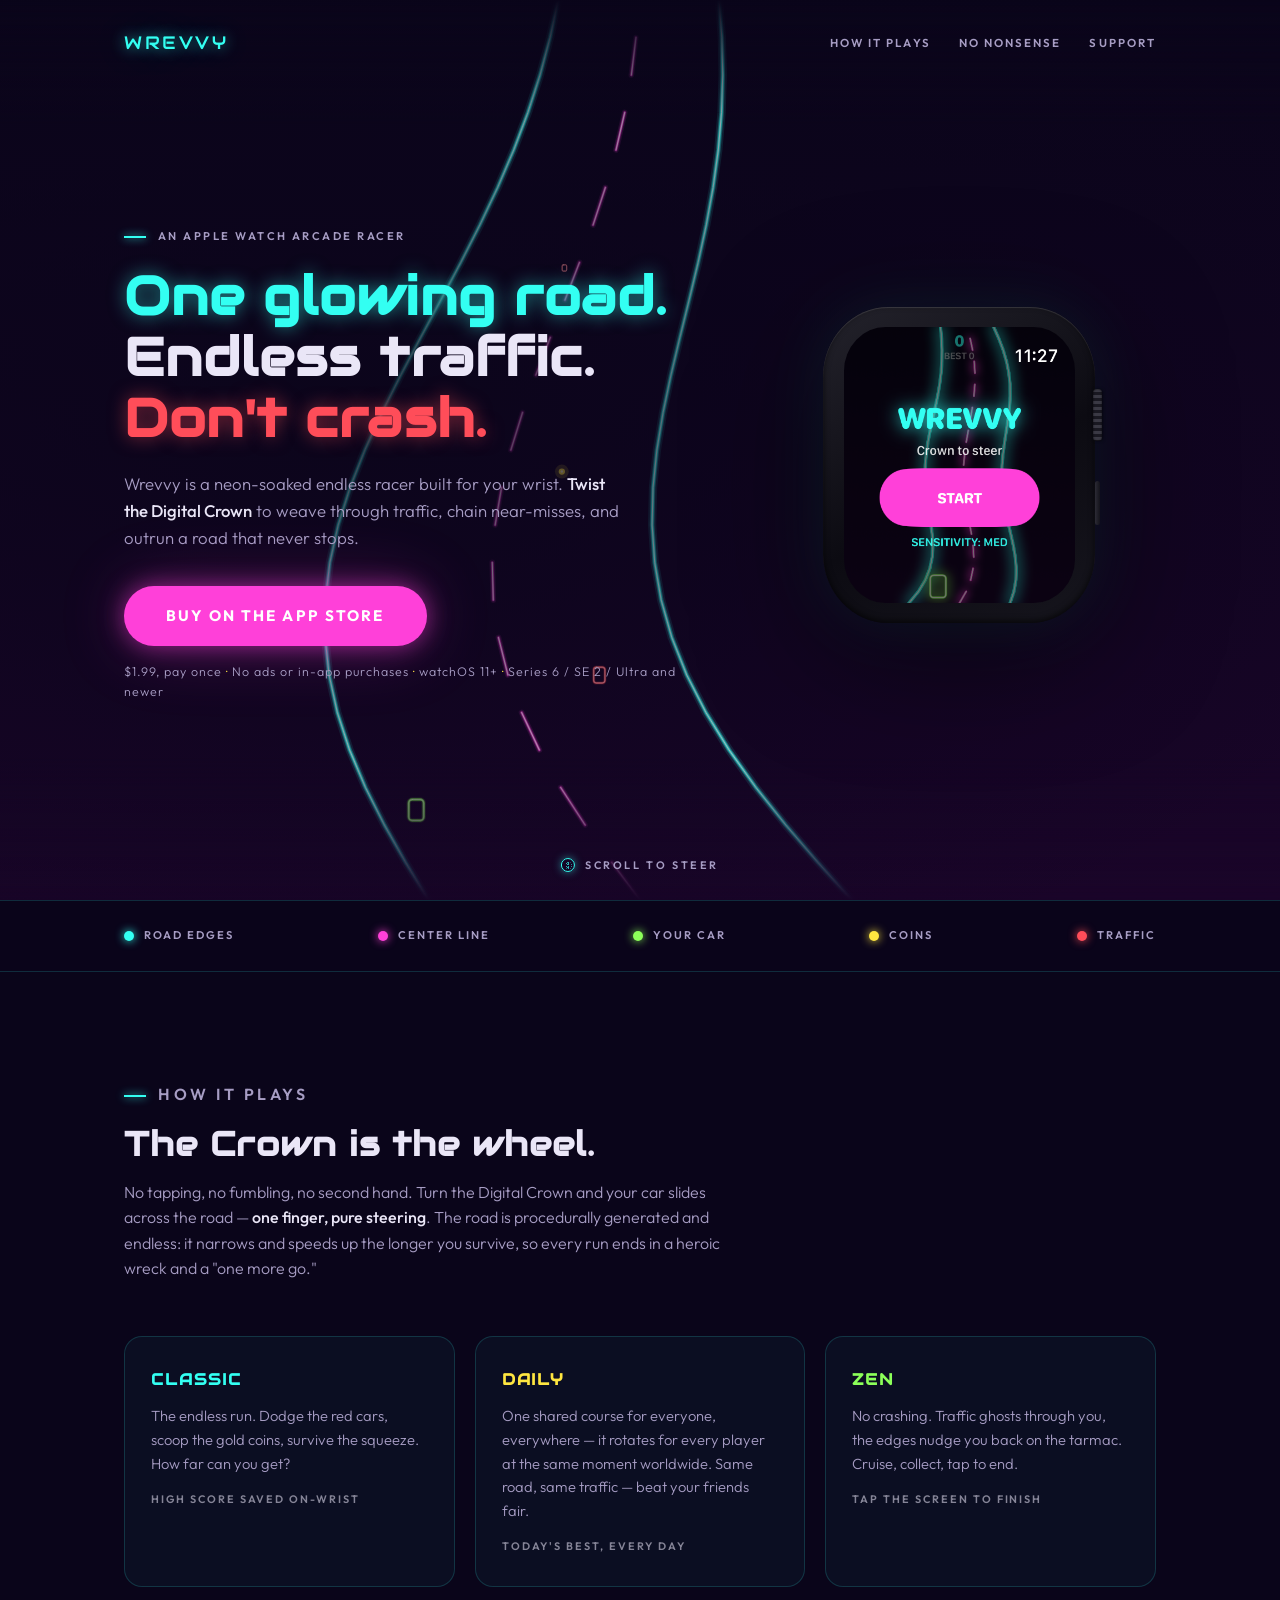
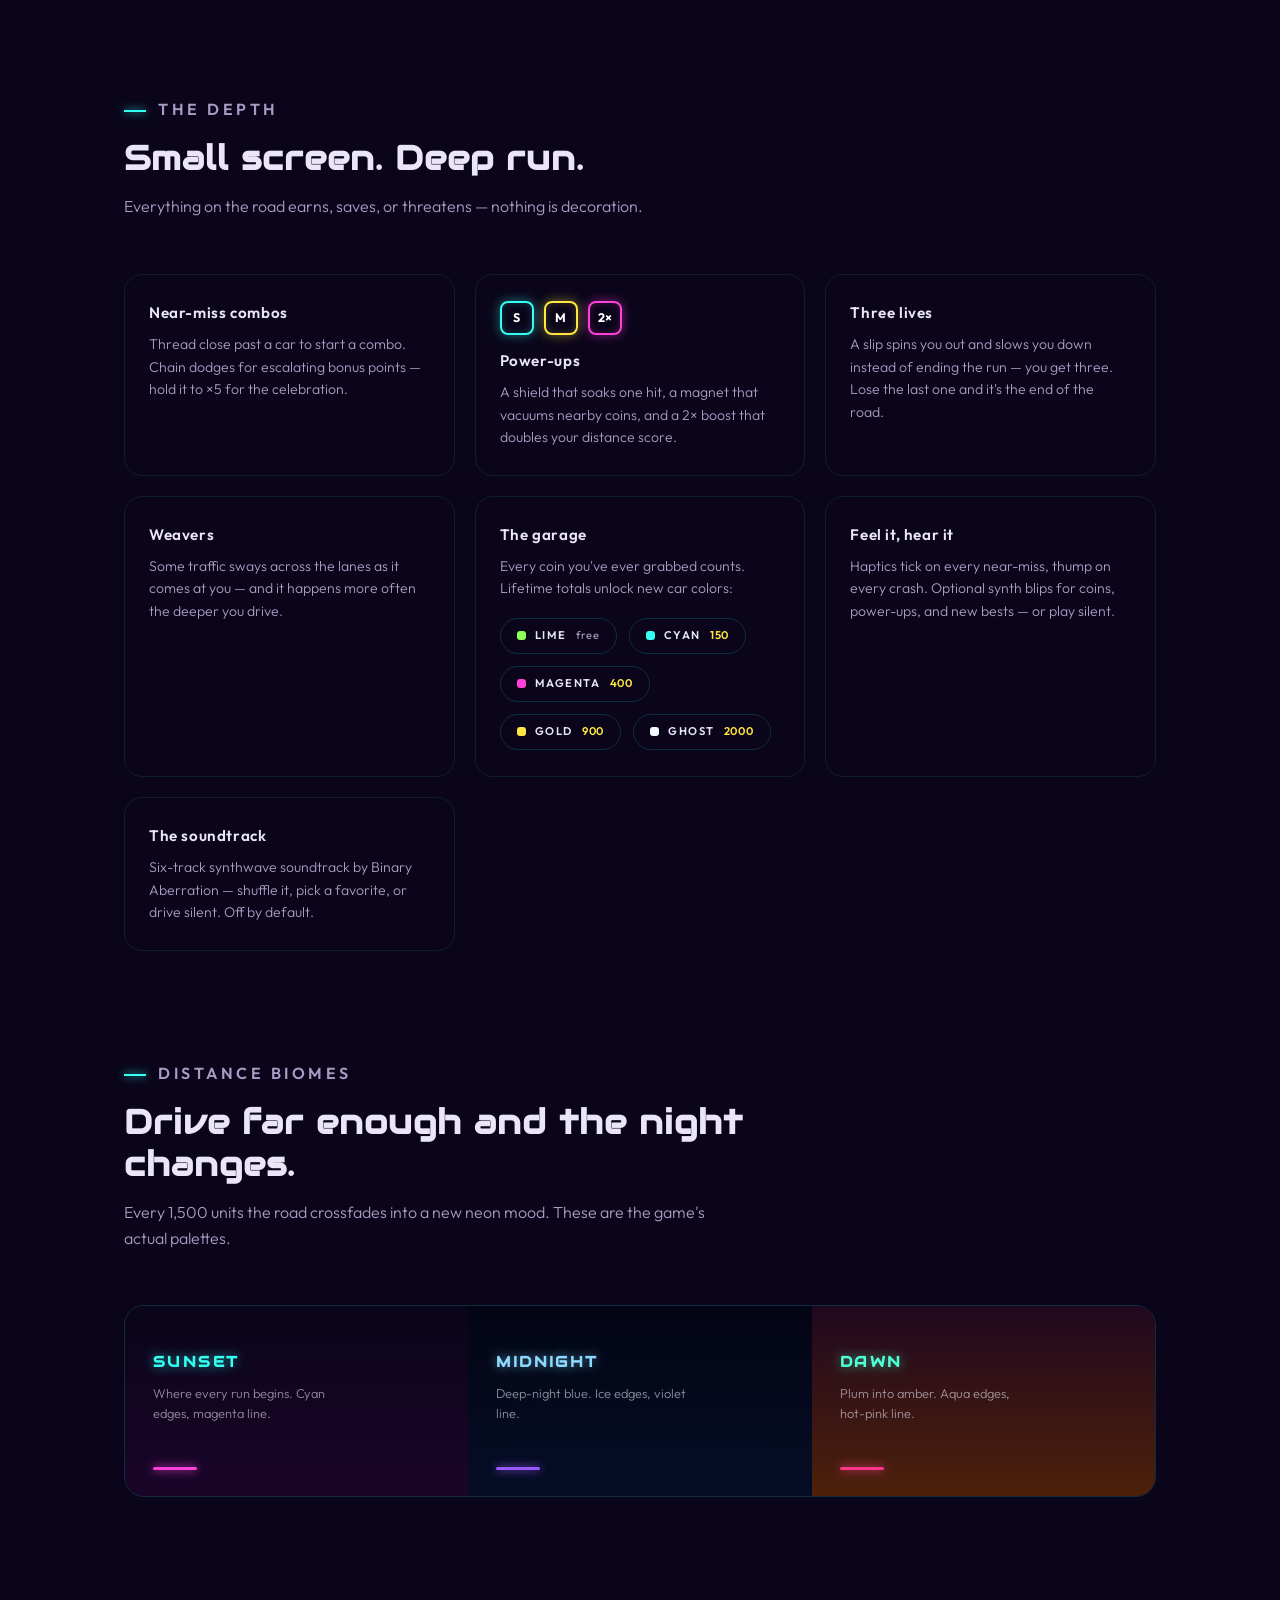
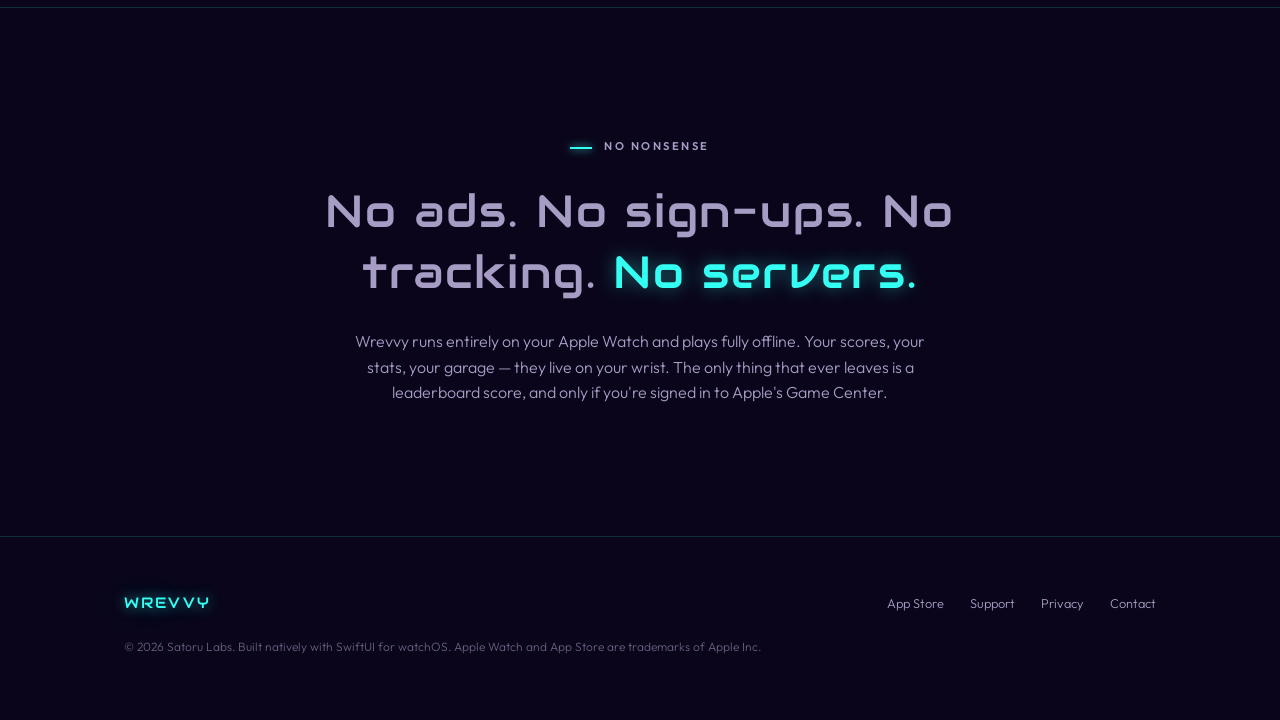
<file: index.html>
<!DOCTYPE html>
<html lang="en">
<head>
<meta charset="utf-8">
<meta name="viewport" content="width=device-width, initial-scale=1">
<title>Wrevvy — neon arcade racer for Apple Watch</title>
<meta name="description" content="A neon-soaked endless racer built for your wrist. Steer with the Digital Crown, dodge traffic, chain near-misses. No ads, no sign-ups, plays fully offline. Available now on the App Store.">
<meta property="og:title" content="Wrevvy — neon arcade racer for Apple Watch">
<meta property="og:description" content="One glowing road. Endless traffic. Don't crash. Steer with the Digital Crown — no ads, no sign-ups, plays fully offline.">
<meta property="og:image" content="https://wrevvy.com/assets/icon-1024.png">
<meta property="og:url" content="https://wrevvy.com/">
<meta property="og:type" content="website">
<link rel="icon" href="data:image/svg+xml,%3Csvg xmlns='http://www.w3.org/2000/svg' viewBox='0 0 64 64'%3E%3Crect width='64' height='64' rx='14' fill='%230A051A'/%3E%3Ctext x='32' y='44' font-family='Verdana,sans-serif' font-weight='bold' font-size='34' fill='%2333FFF2' text-anchor='middle'%3EW%3C/text%3E%3C/svg%3E">
<link rel="apple-touch-icon" href="/assets/icon-1024.png">
<link rel="preconnect" href="https://fonts.googleapis.com">
<link rel="preconnect" href="https://fonts.gstatic.com" crossorigin>
<link href="https://fonts.googleapis.com/css2?family=Audiowide&family=Outfit:wght@300;400;500;600;700&display=swap" rel="stylesheet">
<link rel="stylesheet" href="/styles.css?v=5">
</head>
<body>

<nav class="nav">
  <a class="wordmark" href="/">WREVVY</a>
  <div class="nav-links">
    <a class="hide-mobile" href="#how">How it plays</a>
    <a class="hide-mobile" href="#nononsense">No nonsense</a>
    <a href="/support">Support</a>
  </div>
</nav>

<header class="hero">
  <canvas id="road" aria-hidden="true"></canvas>
  <div class="hero-vignette" aria-hidden="true"></div>

  <div class="hero-grid">
    <div class="hero-copy">
      <p class="eyebrow">An Apple Watch arcade racer</p>
      <h1><span class="h1-road">One glowing road.</span><br>
          Endless traffic.<br>
          <span class="h1-crash">Don't crash.</span></h1>
      <p class="hero-sub">Wrevvy is a neon-soaked endless racer built for your wrist.
        <strong>Twist the Digital Crown</strong> to weave through traffic, chain
        near-misses, and outrun a road that never stops.</p>
      <a class="pill pill-link" href="https://apps.apple.com/us/app/wrevvy/id6791344410"
         target="_blank" rel="noopener" title="Buy Wrevvy on the App Store">BUY ON THE APP&nbsp;STORE</a>
      <p class="cta-note">$1.99, pay once <span class="dot">·</span> No ads or in-app purchases <span class="dot">·</span> watchOS&nbsp;11+ <span class="dot">·</span> Series&nbsp;6 / SE&nbsp;2 / Ultra and newer</p>
    </div>

    <div class="hero-watch">
      <div class="watch">
        <div class="watch-crown" aria-hidden="true"></div>
        <div class="watch-btn" aria-hidden="true"></div>
        <div class="watch-screen">
          <img src="/assets/wrevvy-title.png" alt="Wrevvy title screen on an Apple Watch: a glowing cyan WREVVY wordmark over a neon road, with a magenta START button." width="416" height="496">
        </div>
      </div>
    </div>
  </div>

  <p class="scroll-hint" aria-hidden="true"><span class="crown-glyph"></span> Scroll to steer</p>
</header>

<section class="signals" id="signals" aria-label="The game's color system">
  <div class="signals-inner">
    <span class="signal"><i class="s-cyan"></i> Road edges</span>
    <span class="signal"><i class="s-magenta"></i> Center line</span>
    <span class="signal"><i class="s-lime"></i> Your car</span>
    <span class="signal"><i class="s-gold"></i> Coins</span>
    <span class="signal"><i class="s-red"></i> Traffic</span>
  </div>
</section>

<!-- Mobile-only home for the watch mockup (styles.css shows exactly one of
     .hero-watch / .watch-mobile per breakpoint): under 860px the hero stacks and
     the watch would cover the live road simulation, so it lives down here under
     the signals legend instead. Desktop never renders this block. -->
<section class="watch-mobile" id="watch-home">
  <div class="watch">
    <div class="watch-crown" aria-hidden="true"></div>
    <div class="watch-btn" aria-hidden="true"></div>
    <div class="watch-screen">
      <img src="/assets/wrevvy-title.png" alt="Wrevvy title screen on an Apple Watch: a glowing cyan WREVVY wordmark over a neon road, with a magenta START button." width="416" height="496">
    </div>
  </div>
</section>

<section class="section" id="how">
  <div class="wrap">
    <div class="section-head">
      <p class="eyebrow">How it plays</p>
      <h2>The Crown is the wheel.</h2>
      <p>No tapping, no fumbling, no second hand. Turn the Digital Crown and your car
        slides across the road — <strong>one finger, pure steering</strong>. The road is
        procedurally generated and endless: it narrows and speeds up the longer you
        survive, so every run ends in a heroic wreck and a "one more go."</p>
    </div>
    <div class="modes">
      <article class="mode m-classic">
        <h3>CLASSIC</h3>
        <p>The endless run. Dodge the red cars, scoop the gold coins, survive the
          squeeze. How far can you get?</p>
        <span class="mode-tag">High score saved on-wrist</span>
      </article>
      <article class="mode m-daily">
        <h3>DAILY</h3>
        <p>One shared course for everyone, everywhere — it rotates for every player at the
          same moment worldwide. Same road, same traffic — beat your friends fair.</p>
        <span class="mode-tag">Today's best, every day</span>
      </article>
      <article class="mode m-zen">
        <h3>ZEN</h3>
        <p>No crashing. Traffic ghosts through you, the edges nudge you back on the
          tarmac. Cruise, collect, tap to end.</p>
        <span class="mode-tag">Tap the screen to finish</span>
      </article>
    </div>
  </div>
</section>

<section class="section" id="depth" style="padding-top: 0;">
  <div class="wrap">
    <div class="section-head">
      <p class="eyebrow">The depth</p>
      <h2>Small screen. Deep run.</h2>
      <p>Everything on the road earns, saves, or threatens — nothing is decoration.</p>
    </div>
    <div class="features">
      <article class="feature">
        <h3>Near-miss combos</h3>
        <p>Thread close past a car to start a combo. Chain dodges for escalating bonus
          points — hold it to ×5 for the celebration.</p>
      </article>
      <article class="feature">
        <div class="pu-row" aria-hidden="true">
          <span class="pu pu-shield">S</span>
          <span class="pu pu-magnet">M</span>
          <span class="pu pu-boost">2×</span>
        </div>
        <h3>Power-ups</h3>
        <p>A shield that soaks one hit, a magnet that vacuums nearby coins, and a 2×
          boost that doubles your distance score.</p>
      </article>
      <article class="feature">
        <h3>Three lives</h3>
        <p>A slip spins you out and slows you down instead of ending the run — you get
          three. Lose the last one and it's the end of the road.</p>
      </article>
      <article class="feature">
        <h3>Weavers</h3>
        <p>Some traffic sways across the lanes as it comes at you — and it happens more
          often the deeper you drive.</p>
      </article>
      <article class="feature">
        <h3>The garage</h3>
        <p>Every coin you've ever grabbed counts. Lifetime totals unlock new car
          colors:</p>
        <div class="garage-chips">
          <span class="chip"><i style="background:#8CFF59"></i> LIME <span class="cost">free</span></span>
          <span class="chip"><i style="background:#33FFF2"></i> CYAN <span class="cost"><b>150</b></span></span>
          <span class="chip"><i style="background:#FF40D9"></i> MAGENTA <span class="cost"><b>400</b></span></span>
          <span class="chip"><i style="background:#FFE640"></i> GOLD <span class="cost"><b>900</b></span></span>
          <span class="chip"><i style="background:#F2FAFF"></i> GHOST <span class="cost"><b>2000</b></span></span>
        </div>
      </article>
      <article class="feature">
        <h3>Feel it, hear it</h3>
        <p>Haptics tick on every near-miss, thump on every crash. Optional synth blips
          for coins, power-ups, and new bests — or play silent.</p>
      </article>
      <article class="feature">
        <h3>The soundtrack</h3>
        <p>Six-track synthwave soundtrack by Binary Aberration — shuffle it, pick a
          favorite, or drive silent. Off by default.</p>
      </article>
    </div>
  </div>
</section>

<section class="biomes" aria-label="Distance biomes">
  <div class="wrap">
    <div class="section-head">
      <p class="eyebrow">Distance biomes</p>
      <h2>Drive far enough and the night changes.</h2>
      <p>Every 1,500 units the road crossfades into a new neon mood. These are the
        game's actual palettes.</p>
    </div>
    <div class="biome-band">
      <div class="biome b-sunset">
        <h3>SUNSET</h3>
        <p>Where every run begins. Cyan edges, magenta line.</p>
      </div>
      <div class="biome b-midnight">
        <h3>MIDNIGHT</h3>
        <p>Deep-night blue. Ice edges, violet line.</p>
      </div>
      <div class="biome b-dawn">
        <h3>DAWN</h3>
        <p>Plum into amber. Aqua edges, hot-pink line.</p>
      </div>
    </div>
  </div>
</section>

<section class="nononsense" id="nononsense">
  <p class="eyebrow" style="margin-bottom: 26px;">No nonsense</p>
  <p class="big">No ads. No sign-ups. No tracking. <span class="zap">No servers.</span></p>
  <p>Wrevvy runs entirely on your Apple Watch and plays fully offline. Your scores, your
    stats, your garage — they live on your wrist. The only thing that ever leaves is a
    leaderboard score, and only if you're signed in to Apple's Game Center.</p>
</section>

<footer class="footer">
  <div class="footer-inner">
    <a class="wordmark" href="/">WREVVY</a>
    <div class="footer-links">
      <a href="https://apps.apple.com/us/app/wrevvy/id6791344410" target="_blank" rel="noopener">App Store</a>
      <a href="/support">Support</a>
      <a href="/privacy">Privacy</a>
      <a href="mailto:support@satoru.ink">Contact</a>
    </div>
    <p class="footer-note">© 2026 Satoru Labs. Built natively with SwiftUI for watchOS.
      Apple Watch and App Store are trademarks of Apple Inc.</p>
  </div>
</footer>

<script src="/road.js?v=5" defer></script>
</body>
</html>
</file>
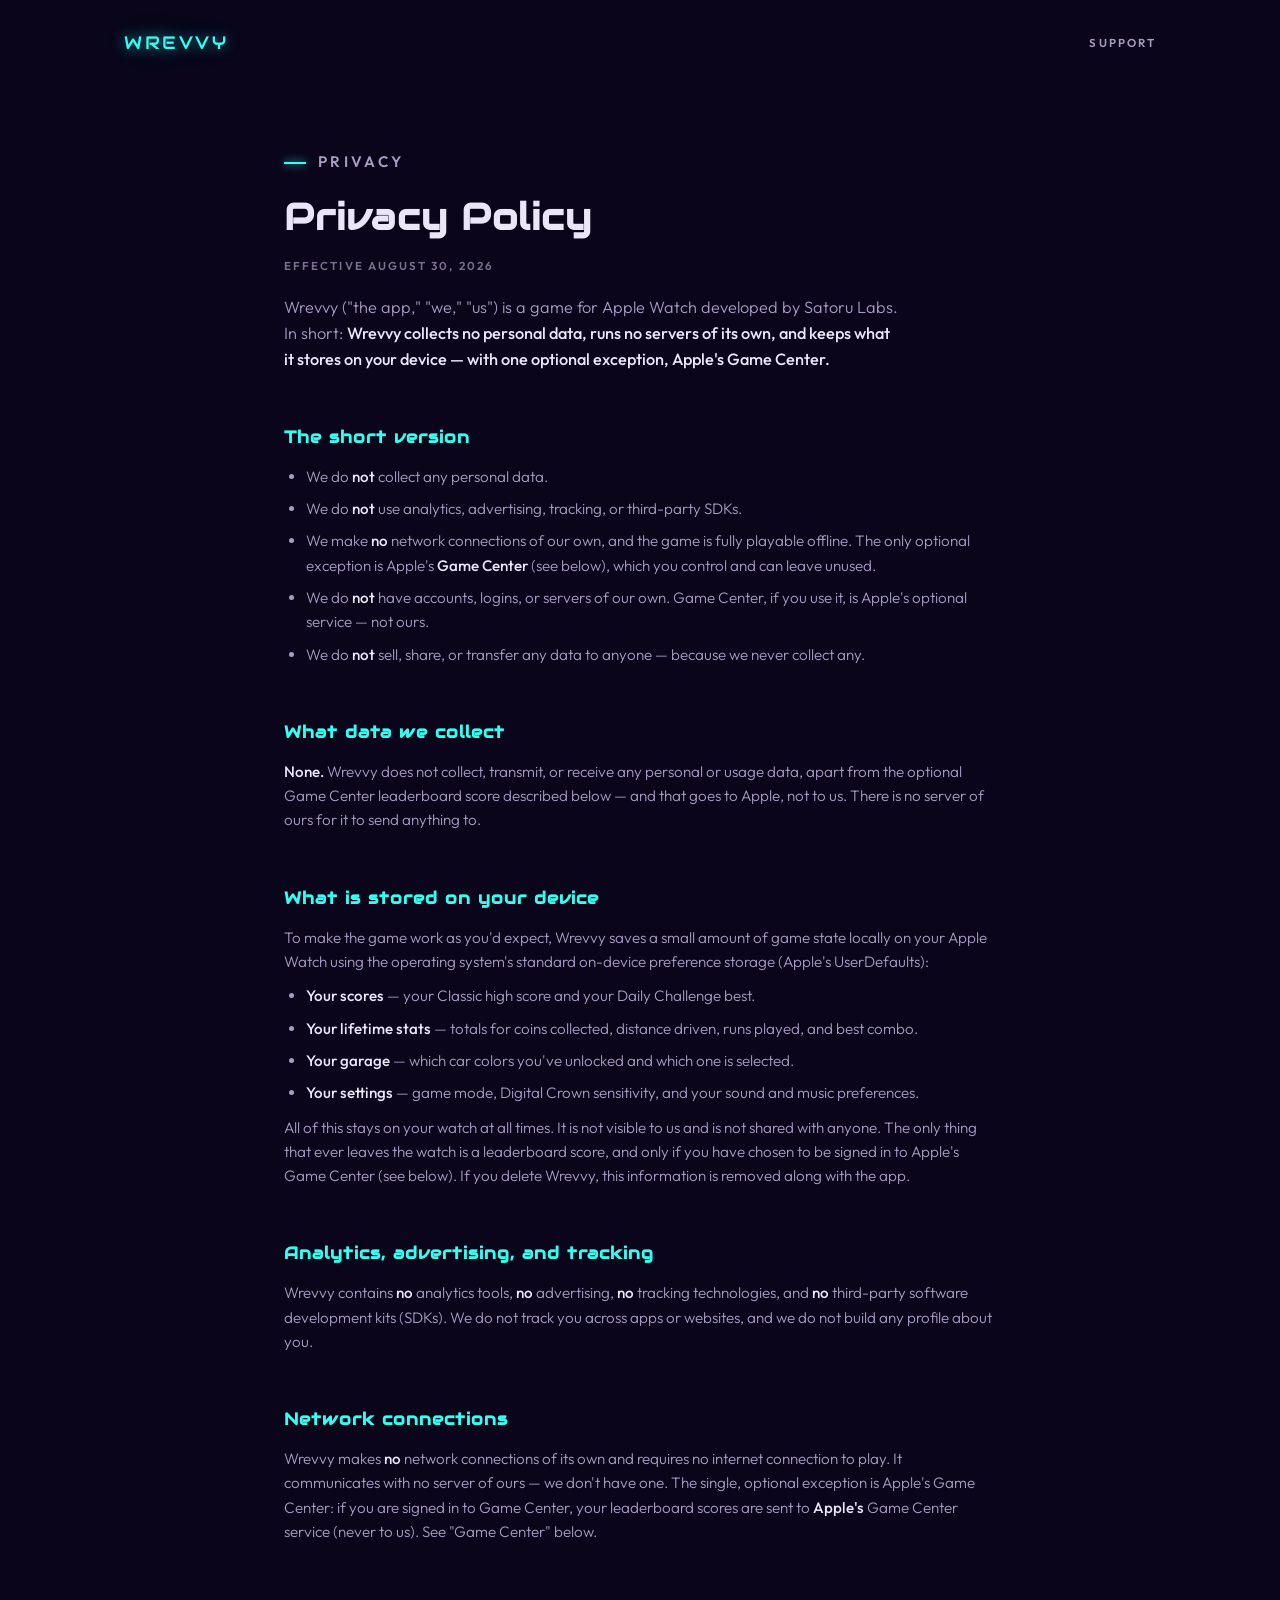
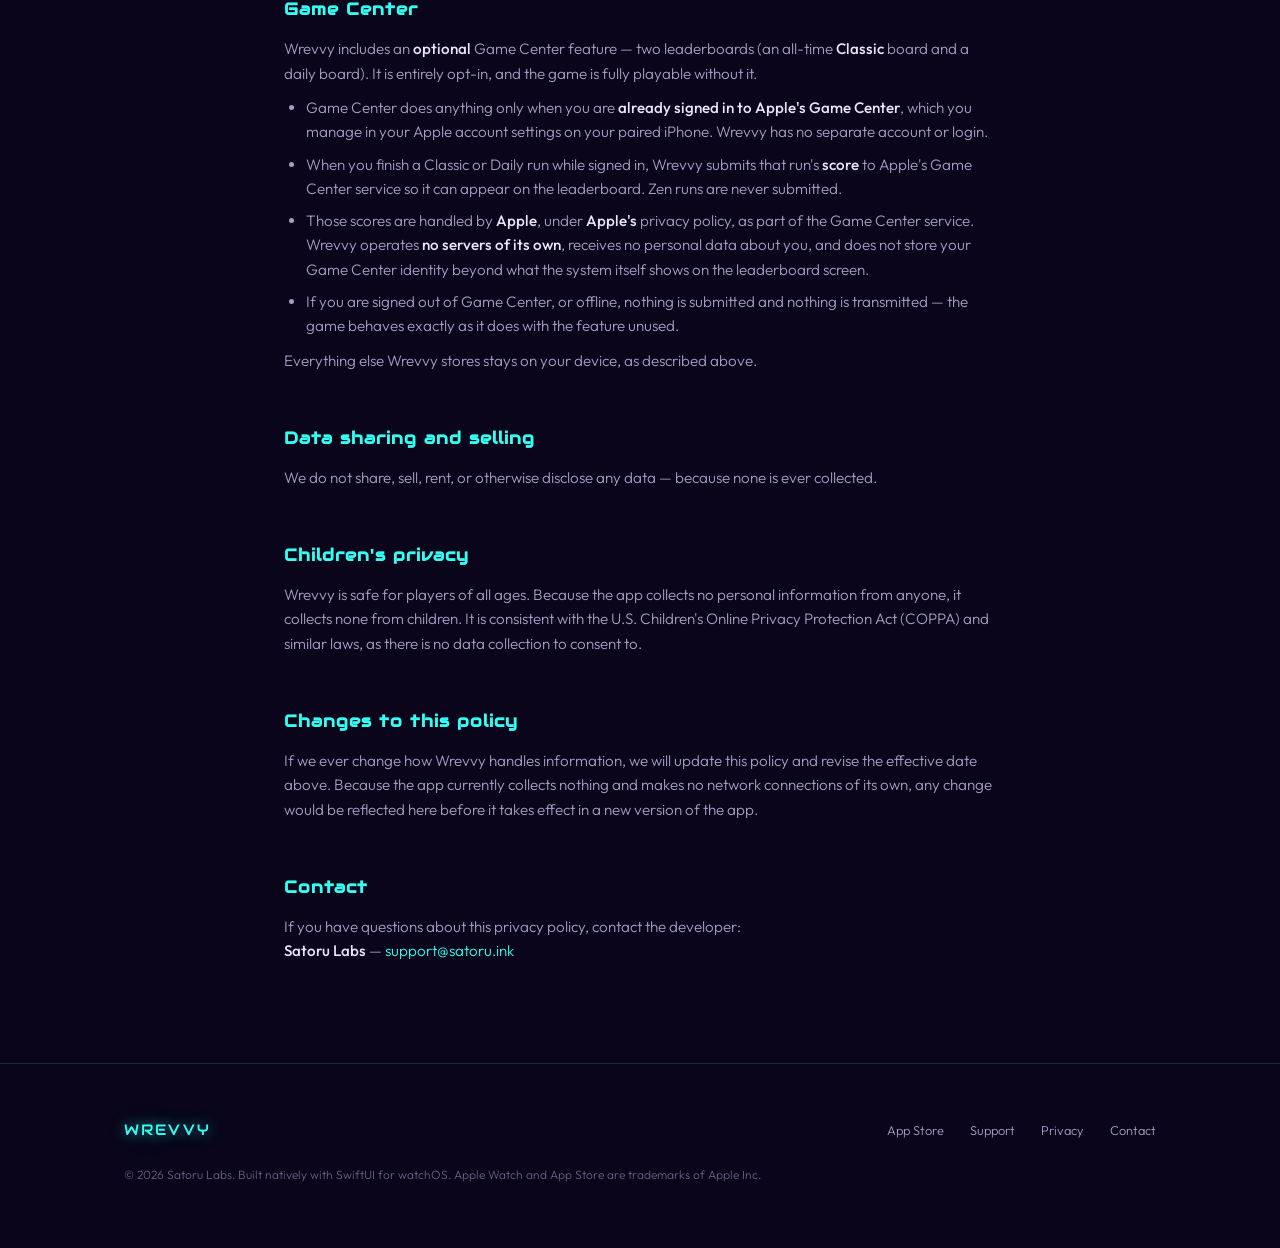
<file: privacy/index.html>
<!DOCTYPE html>
<html lang="en">
<head>
<meta charset="utf-8">
<meta name="viewport" content="width=device-width, initial-scale=1">
<title>Privacy Policy — Wrevvy</title>
<meta name="description" content="Wrevvy's privacy policy: no data collected, no tracking, no servers of our own. Optional Game Center is handled by Apple.">
<link rel="icon" href="data:image/svg+xml,%3Csvg xmlns='http://www.w3.org/2000/svg' viewBox='0 0 64 64'%3E%3Crect width='64' height='64' rx='14' fill='%230A051A'/%3E%3Ctext x='32' y='44' font-family='Verdana,sans-serif' font-weight='bold' font-size='34' fill='%2333FFF2' text-anchor='middle'%3EW%3C/text%3E%3C/svg%3E">
<link rel="preconnect" href="https://fonts.googleapis.com">
<link rel="preconnect" href="https://fonts.gstatic.com" crossorigin>
<link href="https://fonts.googleapis.com/css2?family=Audiowide&family=Outfit:wght@300;400;500;600;700&display=swap" rel="stylesheet">
<link rel="stylesheet" href="/styles.css?v=5">
</head>
<body>

<nav class="nav">
  <a class="wordmark" href="/">WREVVY</a>
  <div class="nav-links">
    <a href="/support">Support</a>
  </div>
</nav>

<main class="page">
  <p class="eyebrow">Privacy</p>
  <h1>Privacy Policy</h1>
  <p class="updated">Effective August 30, 2026</p>
  <p class="lede" style="margin-top: 18px;">Wrevvy ("the app," "we," "us") is a game for Apple
    Watch developed by Satoru Labs. In short: <strong>Wrevvy collects no personal data, runs no
    servers of its own, and keeps what it stores on your device — with one optional exception,
    Apple's Game Center.</strong></p>

  <h2>The short version</h2>
  <ul>
    <li>We do <strong>not</strong> collect any personal data.</li>
    <li>We do <strong>not</strong> use analytics, advertising, tracking, or third-party SDKs.</li>
    <li>We make <strong>no</strong> network connections of our own, and the game is fully
      playable offline. The only optional exception is Apple's <strong>Game Center</strong>
      (see below), which you control and can leave unused.</li>
    <li>We do <strong>not</strong> have accounts, logins, or servers of our own. Game Center, if
      you use it, is Apple's optional service — not ours.</li>
    <li>We do <strong>not</strong> sell, share, or transfer any data to anyone — because we never
      collect any.</li>
  </ul>

  <h2>What data we collect</h2>
  <p><strong>None.</strong> Wrevvy does not collect, transmit, or receive any personal or usage
    data, apart from the optional Game Center leaderboard score described below — and that goes
    to Apple, not to us. There is no server of ours for it to send anything to.</p>

  <h2>What is stored on your device</h2>
  <p>To make the game work as you'd expect, Wrevvy saves a small amount of game state locally
    on your Apple Watch using the operating system's standard on-device preference storage
    (Apple's UserDefaults):</p>
  <ul>
    <li><strong>Your scores</strong> — your Classic high score and your Daily Challenge best.</li>
    <li><strong>Your lifetime stats</strong> — totals for coins collected, distance driven, runs
      played, and best combo.</li>
    <li><strong>Your garage</strong> — which car colors you've unlocked and which one is
      selected.</li>
    <li><strong>Your settings</strong> — game mode, Digital Crown sensitivity, and your sound
      and music preferences.</li>
  </ul>
  <p>All of this stays on your watch at all times. It is not visible to us and is not shared
    with anyone. The only thing that ever leaves the watch is a leaderboard score, and only if
    you have chosen to be signed in to Apple's Game Center (see below). If you delete Wrevvy,
    this information is removed along with the app.</p>

  <h2>Analytics, advertising, and tracking</h2>
  <p>Wrevvy contains <strong>no</strong> analytics tools, <strong>no</strong> advertising,
    <strong>no</strong> tracking technologies, and <strong>no</strong> third-party software
    development kits (SDKs). We do not track you across apps or websites, and we do not build
    any profile about you.</p>

  <h2>Network connections</h2>
  <p>Wrevvy makes <strong>no</strong> network connections of its own and requires no internet
    connection to play. It communicates with no server of ours — we don't have one. The single,
    optional exception is Apple's Game Center: if you are signed in to Game Center, your
    leaderboard scores are sent to <strong>Apple's</strong> Game Center service (never to us).
    See "Game Center" below.</p>

  <h2>Game Center</h2>
  <p>Wrevvy includes an <strong>optional</strong> Game Center feature — two leaderboards (an
    all-time <strong>Classic</strong> board and a daily board). It is entirely opt-in, and the
    game is fully playable without it.</p>
  <ul>
    <li>Game Center does anything only when you are <strong>already signed in to Apple's Game
      Center</strong>, which you manage in your Apple account settings on your paired iPhone.
      Wrevvy has no separate account or login.</li>
    <li>When you finish a Classic or Daily run while signed in, Wrevvy submits that run's
      <strong>score</strong> to Apple's Game Center service so it can appear on the leaderboard.
      Zen runs are never submitted.</li>
    <li>Those scores are handled by <strong>Apple</strong>, under <strong>Apple's</strong>
      privacy policy, as part of the Game Center service. Wrevvy operates <strong>no servers of
      its own</strong>, receives no personal data about you, and does not store your Game Center
      identity beyond what the system itself shows on the leaderboard screen.</li>
    <li>If you are signed out of Game Center, or offline, nothing is submitted and nothing is
      transmitted — the game behaves exactly as it does with the feature unused.</li>
  </ul>
  <p>Everything else Wrevvy stores stays on your device, as described above.</p>

  <h2>Data sharing and selling</h2>
  <p>We do not share, sell, rent, or otherwise disclose any data — because none is ever
    collected.</p>

  <h2>Children's privacy</h2>
  <p>Wrevvy is safe for players of all ages. Because the app collects no personal information
    from anyone, it collects none from children. It is consistent with the U.S. Children's
    Online Privacy Protection Act (COPPA) and similar laws, as there is no data collection to
    consent to.</p>

  <h2>Changes to this policy</h2>
  <p>If we ever change how Wrevvy handles information, we will update this policy and revise
    the effective date above. Because the app currently collects nothing and makes no network
    connections of its own, any change would be reflected here before it takes effect in a new
    version of the app.</p>

  <h2>Contact</h2>
  <p>If you have questions about this privacy policy, contact the developer:</p>
  <p><strong>Satoru Labs</strong> — <a href="mailto:support@satoru.ink">support@satoru.ink</a></p>
</main>

<footer class="footer">
  <div class="footer-inner">
    <a class="wordmark" href="/">WREVVY</a>
    <div class="footer-links">
      <a href="https://apps.apple.com/us/app/wrevvy/id6791344410" target="_blank" rel="noopener">App Store</a>
      <a href="/support">Support</a>
      <a href="/privacy">Privacy</a>
      <a href="mailto:support@satoru.ink">Contact</a>
    </div>
    <p class="footer-note">© 2026 Satoru Labs. Built natively with SwiftUI for watchOS.
      Apple Watch and App Store are trademarks of Apple Inc.</p>
  </div>
</footer>

</body>
</html>
</file>
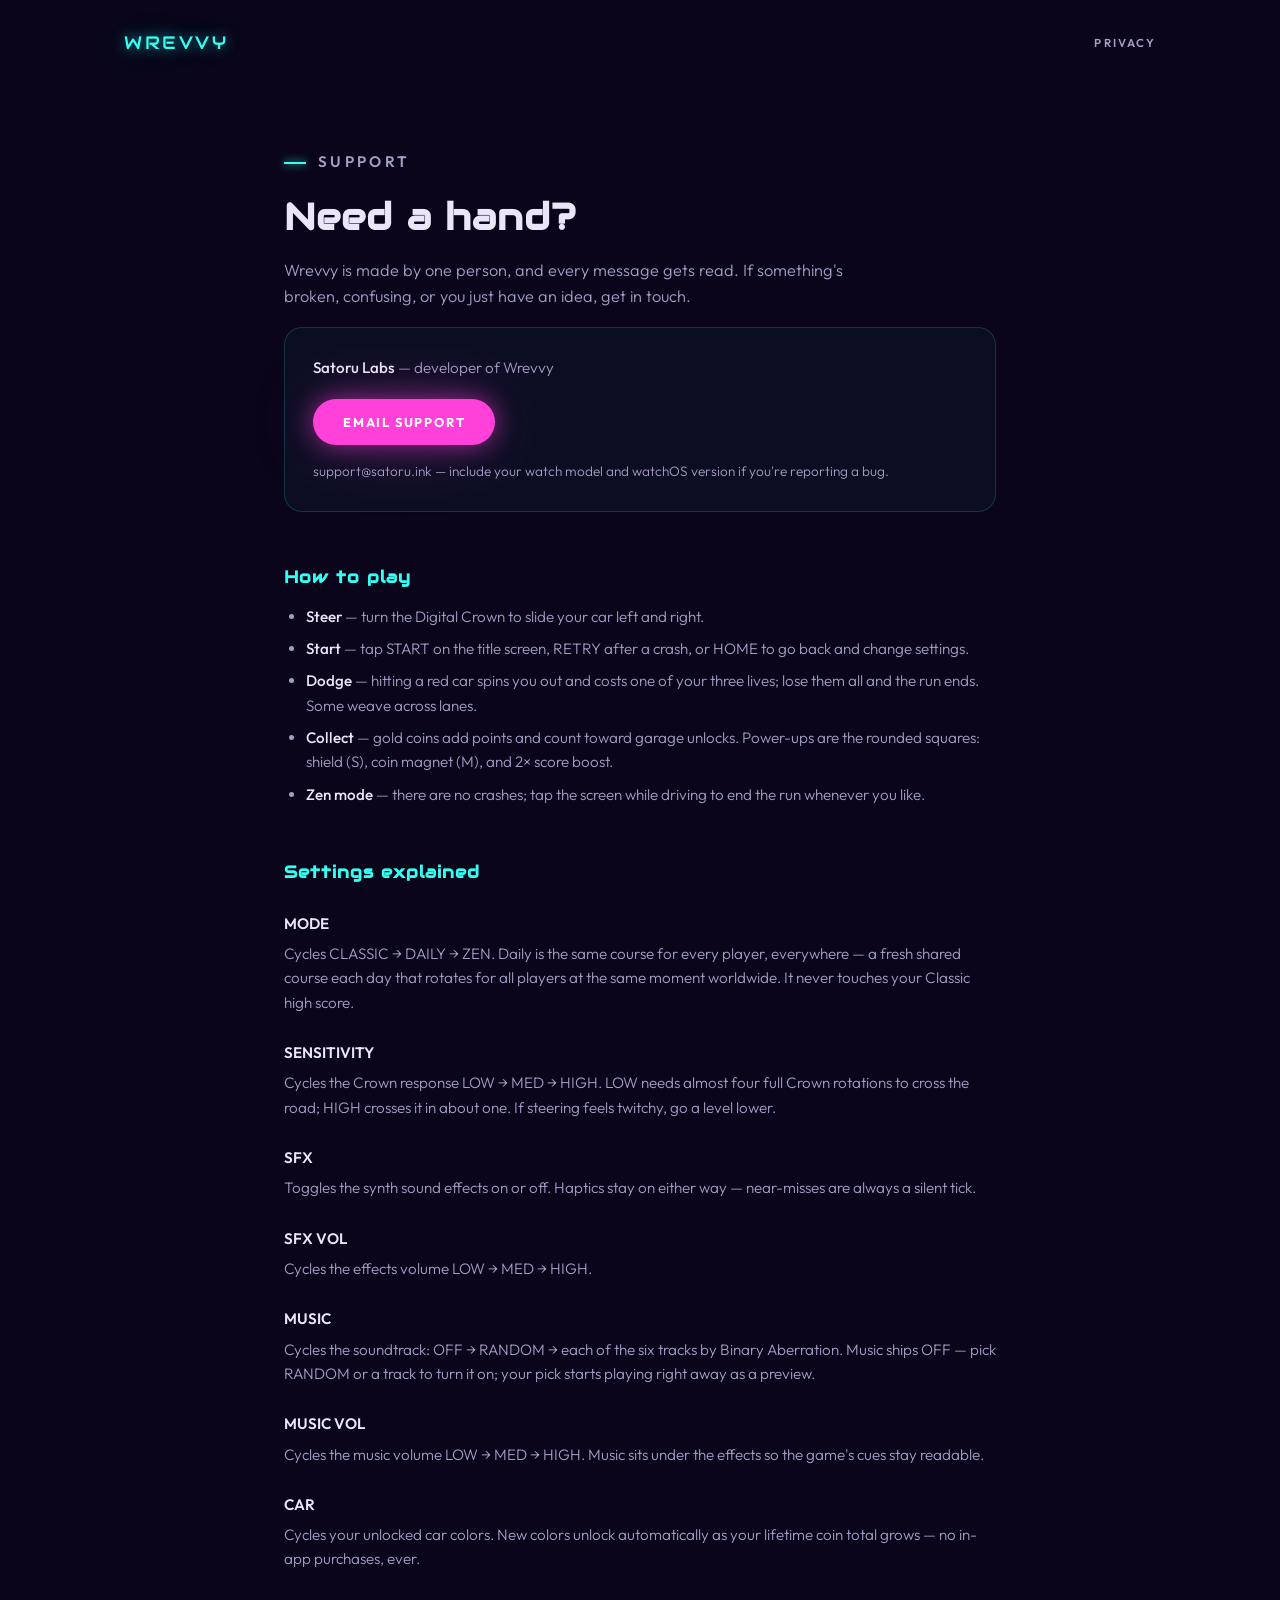
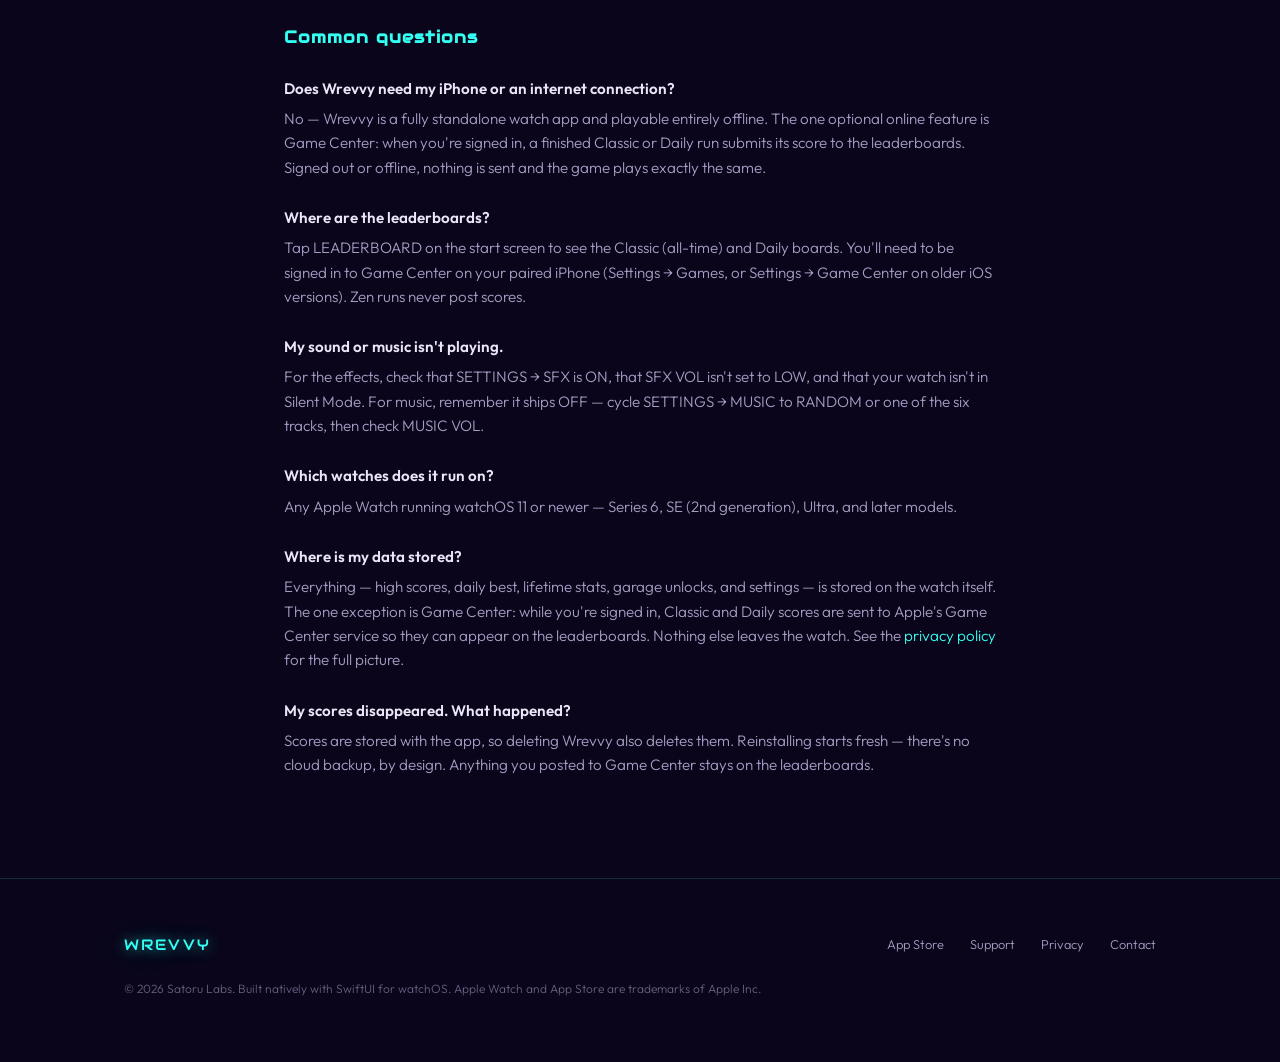
<file: support/index.html>
<!DOCTYPE html>
<html lang="en">
<head>
<meta charset="utf-8">
<meta name="viewport" content="width=device-width, initial-scale=1">
<title>Support — Wrevvy</title>
<meta name="description" content="Support for Wrevvy, the neon arcade racer for Apple Watch. How to play, settings explained, and how to reach the developer.">
<link rel="icon" href="data:image/svg+xml,%3Csvg xmlns='http://www.w3.org/2000/svg' viewBox='0 0 64 64'%3E%3Crect width='64' height='64' rx='14' fill='%230A051A'/%3E%3Ctext x='32' y='44' font-family='Verdana,sans-serif' font-weight='bold' font-size='34' fill='%2333FFF2' text-anchor='middle'%3EW%3C/text%3E%3C/svg%3E">
<link rel="preconnect" href="https://fonts.googleapis.com">
<link rel="preconnect" href="https://fonts.gstatic.com" crossorigin>
<link href="https://fonts.googleapis.com/css2?family=Audiowide&family=Outfit:wght@300;400;500;600;700&display=swap" rel="stylesheet">
<link rel="stylesheet" href="/styles.css?v=5">
</head>
<body>

<nav class="nav">
  <a class="wordmark" href="/">WREVVY</a>
  <div class="nav-links">
    <a href="/privacy">Privacy</a>
  </div>
</nav>

<main class="page">
  <p class="eyebrow">Support</p>
  <h1>Need a hand?</h1>
  <p class="lede">Wrevvy is made by one person, and every message gets read. If something's
    broken, confusing, or you just have an idea, get in touch.</p>

  <div class="contact-card">
    <p style="margin-bottom: 18px;"><strong>Satoru Labs</strong> — developer of Wrevvy</p>
    <a class="pill" href="mailto:support@satoru.ink?subject=Wrevvy%20support">EMAIL&nbsp;SUPPORT</a>
    <p style="margin-top: 16px; font-size: 0.85rem;">support@satoru.ink — include your watch
      model and watchOS version if you're reporting a bug.</p>
  </div>

  <h2>How to play</h2>
  <ul>
    <li><strong>Steer</strong> — turn the Digital Crown to slide your car left and right.</li>
    <li><strong>Start</strong> — tap START on the title screen, RETRY after a crash, or HOME to
      go back and change settings.</li>
    <li><strong>Dodge</strong> — hitting a red car spins you out and costs one of your three
      lives; lose them all and the run ends. Some weave across lanes.</li>
    <li><strong>Collect</strong> — gold coins add points and count toward garage unlocks.
      Power-ups are the rounded squares: shield (S), coin magnet (M), and 2× score boost.</li>
    <li><strong>Zen mode</strong> — there are no crashes; tap the screen while driving to end
      the run whenever you like.</li>
  </ul>

  <h2>Settings explained</h2>
  <h3>MODE</h3>
  <p>Cycles CLASSIC → DAILY → ZEN. Daily is the same course for every player, everywhere — a
    fresh shared course each day that rotates for all players at the same moment worldwide. It
    never touches your Classic high score.</p>
  <h3>SENSITIVITY</h3>
  <p>Cycles the Crown response LOW → MED → HIGH. LOW needs almost four full Crown rotations to
    cross the road; HIGH crosses it in about one. If steering feels twitchy, go a level
    lower.</p>
  <h3>SFX</h3>
  <p>Toggles the synth sound effects on or off. Haptics stay on either way — near-misses are
    always a silent tick.</p>
  <h3>SFX VOL</h3>
  <p>Cycles the effects volume LOW → MED → HIGH.</p>
  <h3>MUSIC</h3>
  <p>Cycles the soundtrack: OFF → RANDOM → each of the six tracks by Binary Aberration. Music
    ships OFF — pick RANDOM or a track to turn it on; your pick starts playing right away as a
    preview.</p>
  <h3>MUSIC VOL</h3>
  <p>Cycles the music volume LOW → MED → HIGH. Music sits under the effects so the game's cues
    stay readable.</p>
  <h3>CAR</h3>
  <p>Cycles your unlocked car colors. New colors unlock automatically as your lifetime coin
    total grows — no in-app purchases, ever.</p>

  <h2>Common questions</h2>
  <h3>Does Wrevvy need my iPhone or an internet connection?</h3>
  <p>No — Wrevvy is a fully standalone watch app and playable entirely offline. The one optional
    online feature is Game Center: when you're signed in, a finished Classic or Daily run
    submits its score to the leaderboards. Signed out or offline, nothing is sent and the game
    plays exactly the same.</p>
  <h3>Where are the leaderboards?</h3>
  <p>Tap LEADERBOARD on the start screen to see the Classic (all-time) and Daily boards. You'll
    need to be signed in to Game Center on your paired iPhone (Settings → Games, or Settings →
    Game Center on older iOS versions). Zen runs never post scores.</p>
  <h3>My sound or music isn't playing.</h3>
  <p>For the effects, check that SETTINGS → SFX is ON, that SFX VOL isn't set to LOW, and that
    your watch isn't in Silent Mode. For music, remember it ships OFF — cycle SETTINGS → MUSIC
    to RANDOM or one of the six tracks, then check MUSIC VOL.</p>
  <h3>Which watches does it run on?</h3>
  <p>Any Apple Watch running watchOS 11 or newer — Series 6, SE (2nd generation), Ultra, and later models.</p>
  <h3>Where is my data stored?</h3>
  <p>Everything — high scores, daily best, lifetime stats, garage unlocks, and settings — is
    stored on the watch itself. The one exception is Game Center: while you're signed in,
    Classic and Daily scores are sent to Apple's Game Center service so they can appear on the
    leaderboards. Nothing else leaves the watch. See the <a href="/privacy">privacy policy</a>
    for the full picture.</p>
  <h3>My scores disappeared. What happened?</h3>
  <p>Scores are stored with the app, so deleting Wrevvy also deletes them. Reinstalling starts
    fresh — there's no cloud backup, by design. Anything you posted to Game Center stays on the
    leaderboards.</p>
</main>

<footer class="footer">
  <div class="footer-inner">
    <a class="wordmark" href="/">WREVVY</a>
    <div class="footer-links">
      <a href="https://apps.apple.com/us/app/wrevvy/id6791344410" target="_blank" rel="noopener">App Store</a>
      <a href="/support">Support</a>
      <a href="/privacy">Privacy</a>
      <a href="mailto:support@satoru.ink">Contact</a>
    </div>
    <p class="footer-note">© 2026 Satoru Labs. Built natively with SwiftUI for watchOS.
      Apple Watch and App Store are trademarks of Apple Inc.</p>
  </div>
</footer>

</body>
</html>
</file>
<file: styles.css>
/* Wrevvy marketing site — palette lifted verbatim from Theme.swift / Biome.swift.
   Signal system (same rule as the game): cyan = road/structure, magenta = action,
   lime = the player, gold = reward, red = danger. Each color keeps its meaning. */

:root {
  --bg0: #0A051A;          /* Theme.bgTop */
  --bg1: #1A0529;          /* Theme.bgBottom */
  --cyan: #33FFF2;         /* Theme.edge */
  --magenta: #FF40D9;      /* Theme.center */
  --lime: #8CFF59;         /* Theme.car */
  --gold: #FFE640;         /* Theme.coin */
  --red: #FF4D59;          /* Theme.obstacle */
  --ghost: #F2FAFF;        /* garage GHOST */

  --text: #EAE6F7;
  --muted: #A79DC4;
  --hairline: rgba(51, 255, 242, 0.16);
  --card: rgba(51, 255, 242, 0.04);

  --display: "Audiowide", "Outfit", sans-serif;
  --body: "Outfit", system-ui, -apple-system, sans-serif;

  --crown-shift: 0px;
}

* { margin: 0; padding: 0; box-sizing: border-box; }

html { scroll-behavior: smooth; }
@media (prefers-reduced-motion: reduce) {
  html { scroll-behavior: auto; }
}

body {
  background: var(--bg0);
  color: var(--text);
  font-family: var(--body);
  font-weight: 300;
  line-height: 1.6;
  -webkit-font-smoothing: antialiased;
  overflow-x: hidden;
}

::selection { background: var(--magenta); color: #14041F; }

a { color: var(--cyan); text-decoration: none; }
a:hover { text-decoration: underline; text-underline-offset: 3px; }
a:focus-visible, button:focus-visible, .pill:focus-visible {
  outline: 2px solid var(--cyan);
  outline-offset: 3px;
  border-radius: 4px;
}

img { max-width: 100%; display: block; }

.wrap { max-width: 1080px; margin: 0 auto; padding: 0 24px; }

/* ---------- nav ---------- */

.nav {
  position: absolute;
  top: 0; left: 0; right: 0;
  z-index: 10;
  display: flex;
  align-items: center;
  justify-content: space-between;
  max-width: 1080px;
  margin: 0 auto;
  padding: 28px 24px;
}

.wordmark {
  font-family: var(--display);
  font-size: 1.15rem;
  letter-spacing: 0.14em;
  color: var(--cyan);
  text-shadow: 0 0 14px rgba(51, 255, 242, 0.65), 0 0 40px rgba(51, 255, 242, 0.3);
}
.wordmark:hover { text-decoration: none; }

.nav-links { display: flex; gap: 28px; }
.nav-links a {
  font-size: 0.72rem;
  font-weight: 600;
  letter-spacing: 0.18em;
  text-transform: uppercase;
  color: var(--muted);
}
.nav-links a:hover { color: var(--cyan); text-decoration: none; }

/* ---------- hero ---------- */

.hero {
  position: relative;
  min-height: 100svh;
  display: flex;
  align-items: center;
  background: linear-gradient(var(--bg0), var(--bg1));
  overflow: hidden;
}

#road {
  position: absolute;
  inset: 0;
  width: 100%;
  height: 100%;
  -webkit-mask-image: linear-gradient(to bottom, transparent 0%, #000 14%, #000 84%, transparent 100%);
  mask-image: linear-gradient(to bottom, transparent 0%, #000 14%, #000 84%, transparent 100%);
}

.hero-vignette {
  position: absolute;
  inset: 0;
  pointer-events: none;
  background:
    radial-gradient(ellipse 90% 70% at 28% 45%, rgba(10, 5, 26, 0.82) 0%, rgba(10, 5, 26, 0.35) 55%, transparent 100%);
}

.hero-grid {
  position: relative;
  z-index: 2;
  display: grid;
  grid-template-columns: minmax(0, 1.2fr) minmax(0, 0.8fr);
  align-items: center;
  gap: 48px;
  width: 100%;
  max-width: 1080px;
  margin: 0 auto;
  padding: 120px 24px 90px;
}

.eyebrow {
  font-size: 0.7rem;
  font-weight: 600;
  letter-spacing: 0.22em;
  text-transform: uppercase;
  color: var(--muted);
}
.eyebrow::before {
  content: "";
  display: inline-block;
  width: 22px;
  height: 2px;
  margin-right: 12px;
  vertical-align: middle;
  background: var(--cyan);
  box-shadow: 0 0 8px var(--cyan);
}

.hero h1 {
  font-family: var(--display);
  font-size: clamp(1.9rem, 4.6vw, 3.3rem);
  line-height: 1.16;
  letter-spacing: 0.02em;
  margin: 20px 0 22px;
  text-wrap: balance;
}
.hero h1 .h1-road { color: var(--cyan); text-shadow: 0 0 18px rgba(51, 255, 242, 0.5); }
.hero h1 .h1-crash { color: var(--red); text-shadow: 0 0 18px rgba(255, 77, 89, 0.5); }

.hero-sub {
  max-width: 46ch;
  font-size: 1.05rem;
  color: var(--muted);
  margin-bottom: 34px;
}
.hero-sub strong { color: var(--text); font-weight: 500; }

/* CTA pill — styled after the in-game START button (magenta, rounded, glowing) */
.pill {
  display: inline-block;
  font-family: var(--body);
  font-weight: 700;
  font-size: 0.95rem;
  letter-spacing: 0.14em;
  color: #fff;
  background: var(--magenta);
  border: none;
  border-radius: 999px;
  padding: 18px 42px;
  box-shadow: 0 0 24px rgba(255, 64, 217, 0.55), 0 0 70px rgba(255, 64, 217, 0.22);
  cursor: default;
}
/* the hero download CTA — same button, but it actually goes somewhere */
.pill-link {
  cursor: pointer;
  text-align: center;
  text-decoration: none;
  transition: filter 140ms ease;
}
.pill-link:hover { text-decoration: none; filter: brightness(1.08); }
.cta-note {
  margin-top: 16px;
  font-size: 0.78rem;
  letter-spacing: 0.08em;
  color: var(--muted);
}
.cta-note .dot { color: var(--gold); }

/* Mobile-only home for the watch mockup (markup after the signals legend):
   desktop never shows it; under 860px it replaces .hero-watch so the hero's
   live road simulation stays unobstructed. */
.watch-mobile {
  display: none;
  justify-content: center;
  padding: 56px 24px 8px;
  filter: drop-shadow(0 24px 60px rgba(0, 0, 0, 0.6));
}

/* watch mockup */
.hero-watch {
  position: relative;
  justify-self: center;
  filter: drop-shadow(0 24px 60px rgba(0, 0, 0, 0.6));
}

.watch {
  position: relative;
  width: min(272px, 62vw);
  padding: 7.5%;
  background: linear-gradient(150deg, #23222b, #0c0b12 55%, #16151d);
  border-radius: 24%/22%;
  box-shadow:
    inset 0 1px 1px rgba(255, 255, 255, 0.14),
    inset 0 -2px 6px rgba(0, 0, 0, 0.7),
    0 0 60px rgba(51, 255, 242, 0.08);
}

.watch-screen {
  border-radius: 18%/16%;
  overflow: hidden;
  background: #000;
}
.watch-screen img { width: 100%; height: auto; }

.watch-crown {
  position: absolute;
  right: -7px;
  top: 26%;
  width: 9px;
  height: 52px;
  border-radius: 4px;
  background:
    repeating-linear-gradient(
      to bottom,
      #3a3944 0 3px,
      #191821 3px 6px
    );
  background-position: 0 var(--crown-shift);
  box-shadow: inset 0 0 2px rgba(0, 0, 0, 0.8), 1px 0 3px rgba(0, 0, 0, 0.5);
}
.watch-btn {
  position: absolute;
  right: -5px;
  top: 55%;
  width: 5px;
  height: 44px;
  border-radius: 3px;
  background: linear-gradient(to right, #2c2b35, #14131b);
}

.scroll-hint {
  position: absolute;
  bottom: 26px;
  left: 50%;
  transform: translateX(-50%);
  z-index: 3;
  display: flex;
  align-items: center;
  gap: 10px;
  font-size: 0.68rem;
  font-weight: 600;
  letter-spacing: 0.24em;
  text-transform: uppercase;
  color: var(--muted);
}
.scroll-hint .crown-glyph {
  width: 14px;
  height: 14px;
  border-radius: 50%;
  border: 1.5px solid var(--cyan);
  box-shadow: 0 0 8px rgba(51, 255, 242, 0.5);
  position: relative;
}
.scroll-hint .crown-glyph::after {
  content: "";
  position: absolute;
  inset: 2.5px;
  border-radius: 50%;
  background:
    repeating-conic-gradient(rgba(51, 255, 242, 0.7) 0 12deg, transparent 12deg 34deg);
}

/* ---------- signal strip ---------- */

.signals {
  border-top: 1px solid var(--hairline);
  border-bottom: 1px solid var(--hairline);
  background: rgba(10, 5, 26, 0.5);
}
.signals-inner {
  max-width: 1080px;
  margin: 0 auto;
  padding: 26px 24px;
  display: flex;
  flex-wrap: wrap;
  align-items: center;
  justify-content: space-between;
  gap: 18px 28px;
}
.signal {
  display: flex;
  align-items: center;
  gap: 10px;
  font-size: 0.7rem;
  font-weight: 600;
  letter-spacing: 0.18em;
  text-transform: uppercase;
  color: var(--muted);
}
.signal i {
  width: 10px;
  height: 10px;
  border-radius: 50%;
}
.signal i.s-cyan    { background: var(--cyan);    box-shadow: 0 0 10px var(--cyan); }
.signal i.s-magenta { background: var(--magenta); box-shadow: 0 0 10px var(--magenta); }
.signal i.s-lime    { background: var(--lime);    box-shadow: 0 0 10px var(--lime); }
.signal i.s-gold    { background: var(--gold);    box-shadow: 0 0 10px var(--gold); }
.signal i.s-red     { background: var(--red);     box-shadow: 0 0 10px var(--red); }

/* ---------- sections ---------- */

.section { padding: 110px 0; }

.section-head { margin-bottom: 54px; max-width: 62ch; }
.section-head h2 {
  font-family: var(--display);
  font-size: clamp(1.4rem, 3vw, 2.1rem);
  letter-spacing: 0.03em;
  line-height: 1.25;
  margin: 16px 0 14px;
}
.section-head p { color: var(--muted); font-size: 1rem; max-width: 56ch; }
.section-head p strong { color: var(--text); font-weight: 500; }

/* mode cards */
.modes {
  display: grid;
  grid-template-columns: repeat(3, 1fr);
  gap: 20px;
}
.mode {
  border: 1px solid var(--hairline);
  border-radius: 18px;
  background: var(--card);
  padding: 30px 26px;
}
.mode h3 {
  font-family: var(--display);
  font-size: 1rem;
  letter-spacing: 0.12em;
  margin-bottom: 12px;
}
.mode.m-classic h3 { color: var(--cyan); }
.mode.m-daily h3   { color: var(--gold); }
.mode.m-zen h3     { color: var(--lime); }
.mode p { font-size: 0.92rem; color: var(--muted); }
.mode .mode-tag {
  display: block;
  margin-top: 16px;
  font-size: 0.68rem;
  font-weight: 600;
  letter-spacing: 0.18em;
  text-transform: uppercase;
  color: var(--text);
  opacity: 0.55;
}

/* feature grid */
.features {
  display: grid;
  grid-template-columns: repeat(3, 1fr);
  gap: 20px;
}
.feature {
  border: 1px solid rgba(51, 255, 242, 0.1);
  border-radius: 18px;
  padding: 26px 24px;
}
.feature h3 {
  font-size: 0.95rem;
  font-weight: 600;
  letter-spacing: 0.04em;
  margin-bottom: 8px;
}
.feature p { font-size: 0.88rem; color: var(--muted); }

/* power-up badges — rounded squares, exactly the shapes the renderer draws */
.pu-row { display: flex; gap: 10px; margin-bottom: 14px; }
.pu {
  width: 34px;
  height: 34px;
  display: grid;
  place-items: center;
  border-radius: 8px;
  font-weight: 700;
  font-size: 0.78rem;
  color: #fff;
}
.pu.pu-shield { border: 2px solid var(--cyan);    box-shadow: 0 0 12px rgba(51, 255, 242, 0.45), inset 0 0 8px rgba(51, 255, 242, 0.2); }
.pu.pu-magnet { border: 2px solid var(--gold);    box-shadow: 0 0 12px rgba(255, 230, 64, 0.45), inset 0 0 8px rgba(255, 230, 64, 0.2); }
.pu.pu-boost  { border: 2px solid var(--magenta); box-shadow: 0 0 12px rgba(255, 64, 217, 0.45), inset 0 0 8px rgba(255, 64, 217, 0.2); }

/* garage chips */
.garage-chips {
  display: flex;
  flex-wrap: wrap;
  gap: 12px;
  margin-top: 18px;
}
.chip {
  display: flex;
  align-items: center;
  gap: 9px;
  border: 1px solid var(--hairline);
  border-radius: 999px;
  padding: 8px 16px;
  font-size: 0.7rem;
  font-weight: 600;
  letter-spacing: 0.14em;
}
.chip i { width: 9px; height: 9px; border-radius: 3px; }
.chip .cost { color: var(--muted); font-weight: 400; letter-spacing: 0.06em; }
.chip .cost b { color: var(--gold); font-weight: 600; }

/* ---------- biomes band ---------- */

.biomes { padding: 0 0 110px; }
.biome-band {
  display: grid;
  grid-template-columns: repeat(3, 1fr);
  border-radius: 20px;
  overflow: hidden;
  border: 1px solid var(--hairline);
}
.biome {
  position: relative;
  padding: 44px 28px 36px;
  min-height: 190px;
}
/* real Biome.swift palettes */
.biome.b-sunset   { background: linear-gradient(#0A051A, #1A0529); }
.biome.b-midnight { background: linear-gradient(#030514, #050D26); }
.biome.b-dawn     { background: linear-gradient(#21081F, #4D210A); }
.biome h3 {
  font-family: var(--display);
  font-size: 0.95rem;
  letter-spacing: 0.16em;
  margin-bottom: 8px;
}
.biome.b-sunset h3   { color: #33FFF2; text-shadow: 0 0 12px rgba(51,255,242,0.6); }
.biome.b-midnight h3 { color: #8CD9FF; text-shadow: 0 0 12px rgba(140,217,255,0.6); }
.biome.b-dawn h3     { color: #4DFFD1; text-shadow: 0 0 12px rgba(77,255,209,0.6); }
.biome p { font-size: 0.8rem; color: rgba(234, 230, 247, 0.6); max-width: 24ch; }
/* each biome's center-line color as a glowing dash */
.biome::after {
  content: "";
  position: absolute;
  left: 28px;
  bottom: 26px;
  width: 44px;
  height: 3px;
  border-radius: 2px;
}
.biome.b-sunset::after   { background: #FF40D9; box-shadow: 0 0 10px #FF40D9; }
.biome.b-midnight::after { background: #9959FF; box-shadow: 0 0 10px #9959FF; }
.biome.b-dawn::after     { background: #FF388C; box-shadow: 0 0 10px #FF388C; }

/* ---------- no nonsense ---------- */

.nononsense {
  border-top: 1px solid var(--hairline);
  text-align: center;
  padding: 130px 24px;
}
.nononsense .big {
  font-family: var(--display);
  font-size: clamp(1.5rem, 4.2vw, 2.8rem);
  line-height: 1.35;
  letter-spacing: 0.04em;
  max-width: 22ch;
  margin: 0 auto 26px;
  text-wrap: balance;
}
.nononsense .big .zap { color: var(--cyan); text-shadow: 0 0 18px rgba(51, 255, 242, 0.45); }
.nononsense p { color: var(--muted); max-width: 52ch; margin: 0 auto; }

/* ---------- footer ---------- */

.footer {
  border-top: 1px solid var(--hairline);
  padding: 54px 0 64px;
}
.footer-inner {
  max-width: 1080px;
  margin: 0 auto;
  padding: 0 24px;
  display: flex;
  flex-wrap: wrap;
  align-items: center;
  justify-content: space-between;
  gap: 22px;
}
.footer .wordmark { font-size: 0.95rem; }
.footer-links { display: flex; gap: 26px; flex-wrap: wrap; }
.footer-links a { font-size: 0.8rem; color: var(--muted); }
.footer-links a:hover { color: var(--cyan); }
.footer-note {
  flex-basis: 100%;
  font-size: 0.75rem;
  color: rgba(167, 157, 196, 0.6);
}

/* ---------- subpages (support / privacy / 404) ---------- */

.page {
  position: relative;
  max-width: 760px;
  margin: 0 auto;
  padding: 150px 24px 100px;
}
.page h1 {
  font-family: var(--display);
  font-size: clamp(1.6rem, 4vw, 2.3rem);
  letter-spacing: 0.03em;
  margin: 14px 0 10px;
}
.page .lede { color: var(--muted); font-size: 1.02rem; max-width: 56ch; }
.page h2 {
  font-family: var(--display);
  font-size: 1.05rem;
  letter-spacing: 0.06em;
  color: var(--cyan);
  margin: 52px 0 14px;
}
.page h3 { font-size: 0.95rem; font-weight: 600; margin: 26px 0 6px; }
.page p, .page li { color: var(--muted); font-size: 0.95rem; }
.page p strong, .page li strong { color: var(--text); font-weight: 500; }
.page ul { padding-left: 22px; margin: 10px 0; }
.page li { margin-bottom: 8px; }
.page .updated {
  font-size: 0.72rem;
  font-weight: 600;
  letter-spacing: 0.18em;
  text-transform: uppercase;
  color: var(--muted);
  opacity: 0.7;
}

.contact-card {
  margin-top: 18px;
  border: 1px solid var(--hairline);
  border-radius: 18px;
  background: var(--card);
  padding: 28px;
}
.contact-card .pill {
  font-size: 0.8rem;
  padding: 13px 30px;
  cursor: pointer;
  text-decoration: none;
}
.contact-card .pill:hover { text-decoration: none; filter: brightness(1.1); }

/* 404 */
.crash-page {
  min-height: 100svh;
  display: grid;
  place-items: center;
  text-align: center;
  padding: 24px;
}
.crash-page h1 {
  font-family: var(--display);
  font-size: clamp(2.4rem, 8vw, 4.5rem);
  color: var(--cyan);
  text-shadow: 0 0 24px rgba(51, 255, 242, 0.55);
  letter-spacing: 0.06em;
}
.crash-page .score { color: var(--muted); margin: 14px 0 34px; letter-spacing: 0.08em; }
.crash-page .score b { color: var(--gold); font-weight: 600; }
.crash-page .pill { cursor: pointer; text-decoration: none; }
.crash-page .pill:hover { filter: brightness(1.1); text-decoration: none; }

/* ---------- responsive ---------- */

@media (max-width: 860px) {
  .hero-grid {
    grid-template-columns: 1fr;
    gap: 40px;
    padding-top: 110px;
    text-align: center;
  }
  .eyebrow::before { display: none; }
  .hero-sub { margin-left: auto; margin-right: auto; }
  .hero-watch { display: none; }
  .watch-mobile { display: flex; }
  .hero-vignette {
    background: radial-gradient(ellipse 120% 60% at 50% 30%, rgba(10, 5, 26, 0.85) 0%, rgba(10, 5, 26, 0.4) 60%, transparent 100%);
  }
  .modes, .features { grid-template-columns: 1fr; }
  .biome-band { grid-template-columns: 1fr; }
  .nav-links { gap: 18px; }
  .nav-links a.hide-mobile { display: none; }
  .section { padding: 80px 0; }
}

@media (max-width: 480px) {
  /* Audiowide is wide; the <br>-forced hero lines must fit a 342px column */
  .hero h1 { font-size: 1.32rem; letter-spacing: 0; }
  .hero-sub { font-size: 0.95rem; }
  .pill { font-size: 0.85rem; padding: 16px 32px; }
}

@media (prefers-reduced-motion: reduce) {
  .scroll-hint { display: none; }
}
</file>
